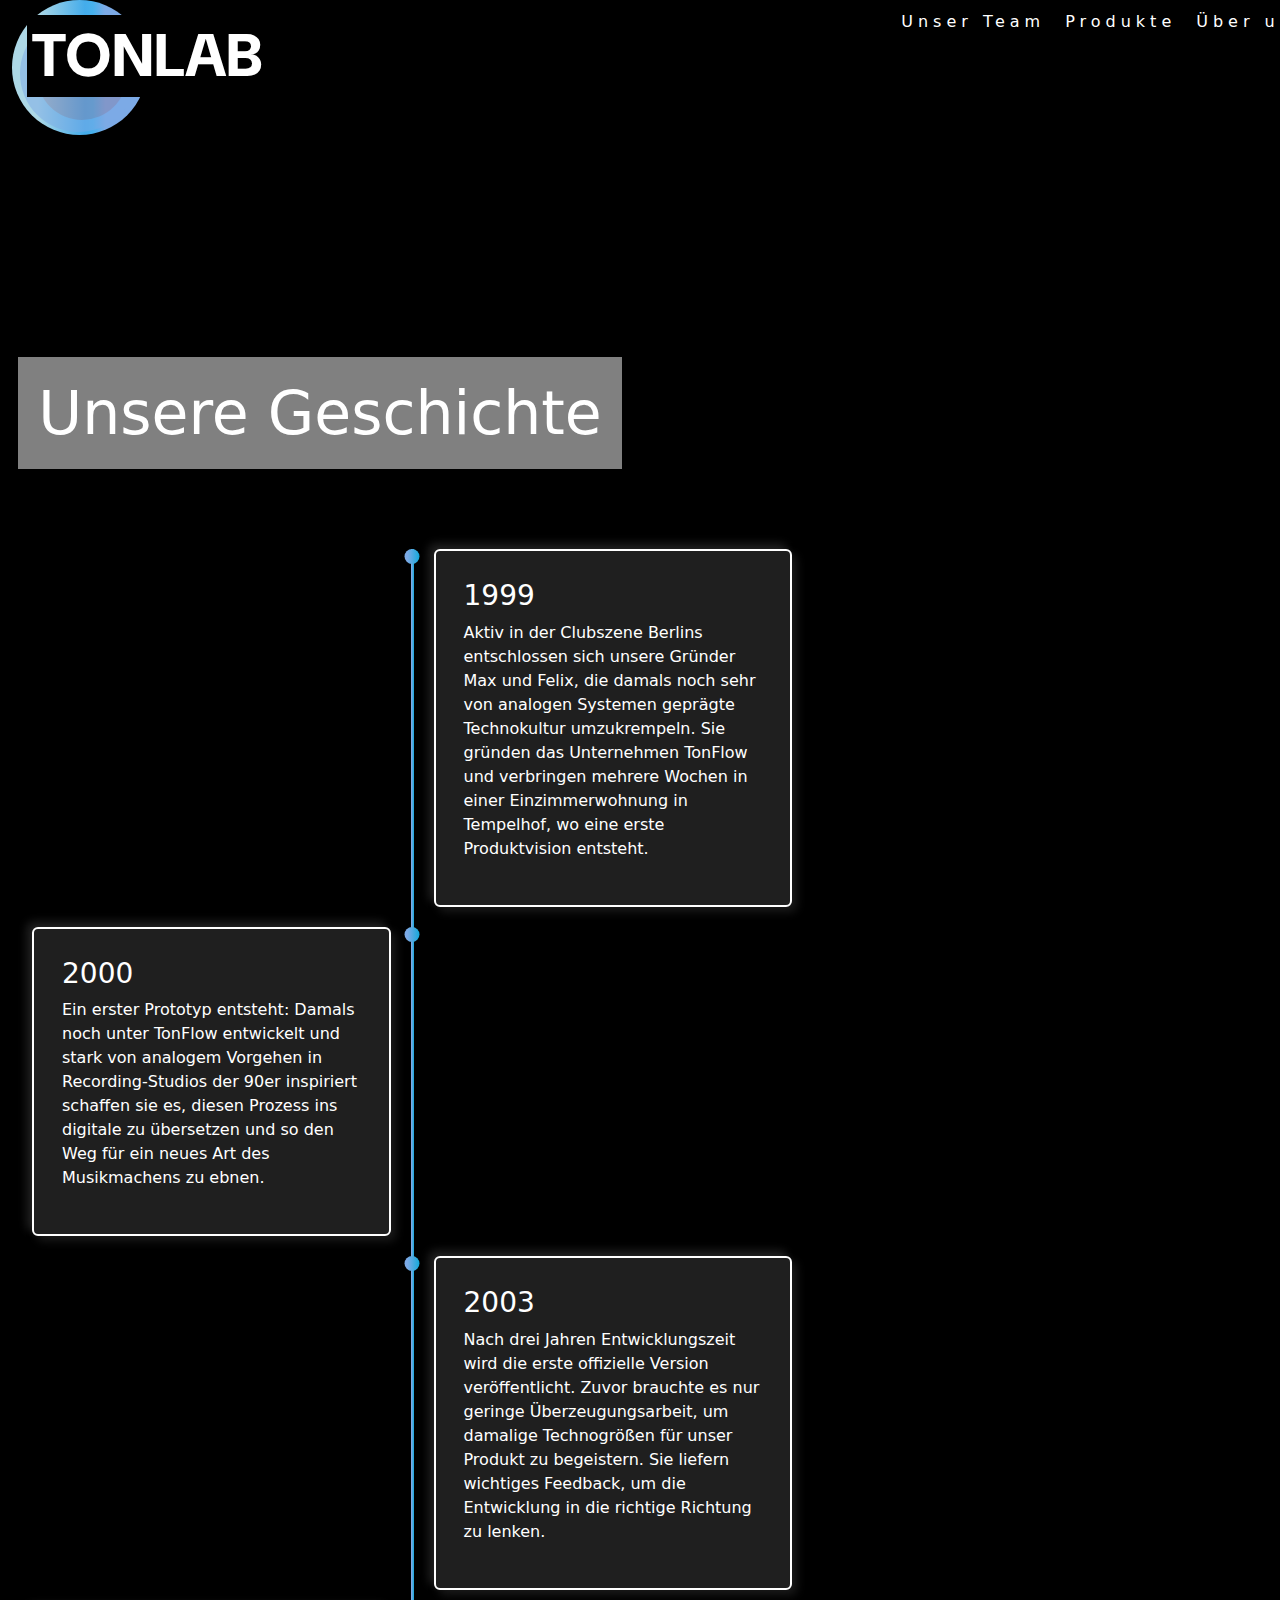
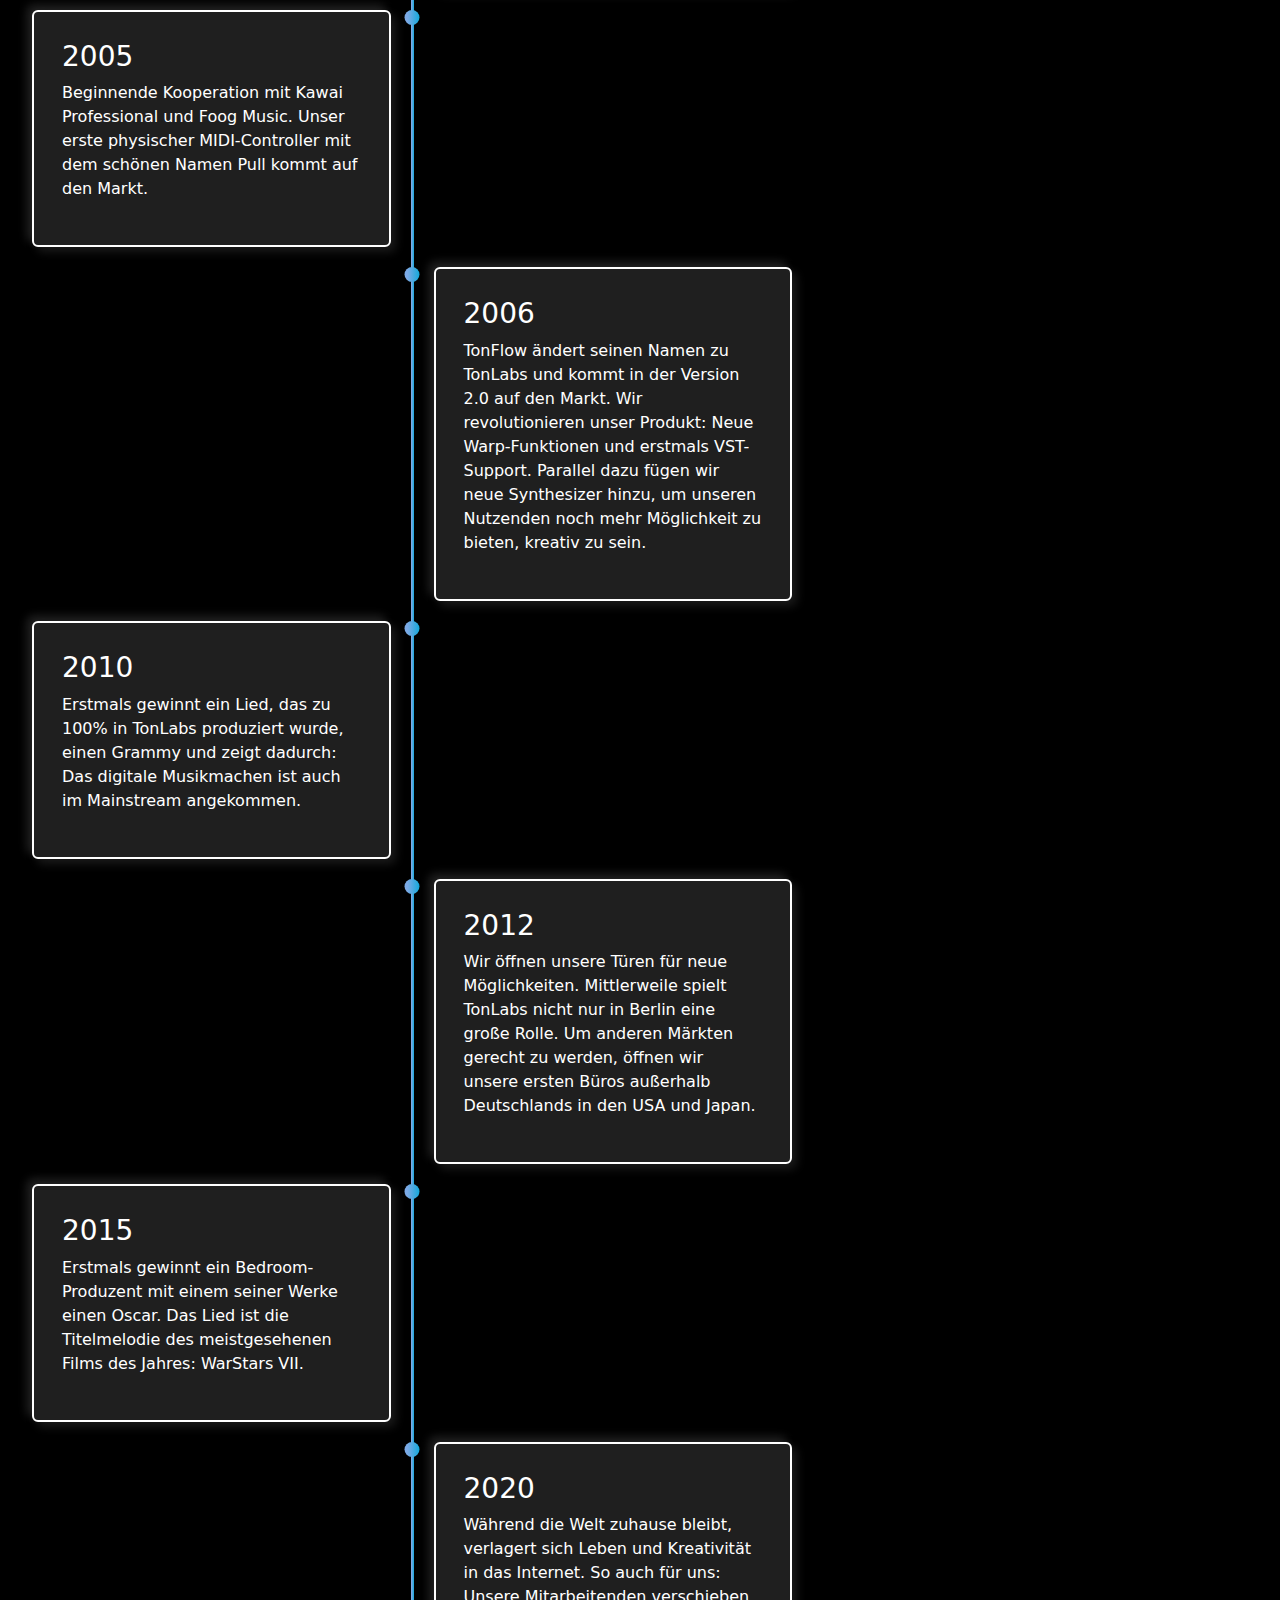
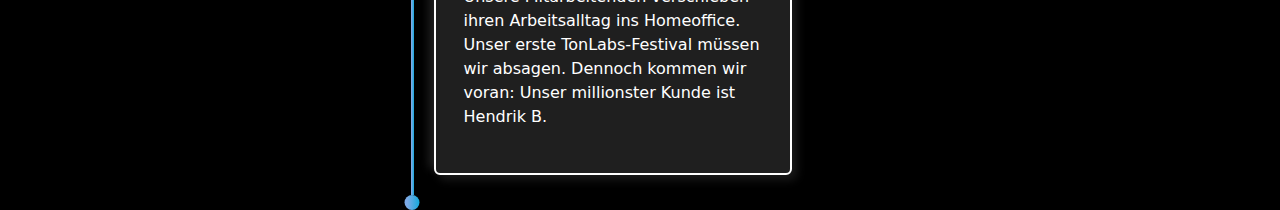
<file: geschichte.html>
<!DOCTYPE html>
<html lang="en">
<head>
    <meta charset="UTF-8">
    <meta name="viewport" content="width=device-width, initial-scale=1.0">
    <link rel="stylesheet" href="css/style.css">
    <link rel="stylesheet" href="css/style2.css">
    <link href="https://cdn.jsdelivr.net/npm/bootstrap@5.3.3/dist/css/bootstrap.min.css" rel="stylesheet" integrity="sha384-QWTKZyjpPEjISv5WaRU9OFeRpok6YctnYmDr5pNlyT2bRjXh0JMhjY6hW+ALEwIH" crossorigin="anonymous">
    <link rel="preconnect" href="https://fonts.googleapis.com">
    <link rel="preconnect" href="https://fonts.gstatic.com" crossorigin>
    <link href="https://fonts.googleapis.com/css2?family=DM+Sans:ital,opsz,wght@0,9..40,100..1000;1,9..40,100..1000&display=swap" rel="stylesheet">
    <title>Unsere Geschichte</title>
</head>
<body>
    <div class="container-fluid">
        <div class="row">
            <div class="col-12" id="header-container">
                <div class="nav-div">
                    <div class="logo1">
                        <div class="logo2">
                            <div class="logo3">
                            </div>
                        </div>
                    </div>
                </div>
                <h1 class="tonlab" id="tonlab1" role="button">TONLAB</h1>
                <script>
                    document.getElementById('tonlab1').addEventListener('click', function () {
                        window.location.href = 'index.html';
                    });
                </script>
                <div class="img-container">
                    <nav class="navbar navbar-expand-lg navbar-light" id="nav1">
                        <button class="navbar-toggler" type="button" data-toggle="collapse" data-target="#navbarSupportedContent" aria-controls="navbarSupportedContent" aria-expanded="false" aria-label="Toggle navigation">
                            <span class="navbar-toggler-icon"></span>
                        </button>
                        <div class="collapse navbar-collapse" id="navbarSupportedContent">
                            <ul class="navbar-nav mr-auto">
                                <li class="nav-item active" style="background-color: transparent;">
                                    <a class="nav-link" href="team.html">Unser Team</a>
                                </li>
                                <li class="nav-item">
                                    <a class="nav-link" href="produkte.html">Produkte</a>
                                </li>
                                <li class="nav-item">
                                    <a class="nav-link" href="ueberuns.html">Über uns</a>
                                </li>
                            </ul>
                        </div>
                    </nav>
                </div>
            </div>
        </div>
        <div class="row">
            <div class="col-md-6" style="border: 2px solid black;">
                <div class="intro-div">
                    <h1 class="head1">Unsere Geschichte </h1>
                </div>
            </div>
            <div class="col-md-6">
            </div>
        </div>
        <section class="design-section">
            <div class="timeline">
                <div class="timeline-empty"></div>
                <div class="timeline-middle">
                    <div class="timeline-circle"></div>
                </div>
                <div class="timeline-component timeline-content">
                    <h3>1999</h3>
                    <p>Aktiv in der Clubszene Berlins entschlossen sich unsere Gründer Max und Felix, die damals noch sehr von analogen Systemen geprägte Technokultur umzukrempeln. Sie gründen das Unternehmen TonFlow und verbringen mehrere Wochen in einer Einzimmerwohnung in Tempelhof, wo eine erste Produktvision entsteht.</p>
                    <div class="additional-content">
                       
                        <img src="geschichte/kipras-streimikis-U2fPDs0_2iI-unsplash.jpg" alt="HTML Image">
                    </div>
                </div>
                <div class="timeline-component timeline-content">
                    <h3>2000</h3>
                    <p>Ein erster Prototyp entsteht: Damals noch unter TonFlow entwickelt und stark von analogem Vorgehen in Recording-Studios der 90er inspiriert schaffen sie es, diesen Prozess ins digitale zu übersetzen und so den Weg für ein neues Art des Musikmachens zu ebnen. </p>
                    <div class="additional-content">
                        
                        <img src="geschichte/amin-asbaghipour-wLJqFMTQfa0-unsplash.jpg" alt="">
                    </div>
                </div>
                <div class="timeline-middle">
                    <div class="timeline-circle"></div>
                </div>
                <div class="timeline-empty"></div>
                <div class="timeline-empty"></div>
                <div class="timeline-middle">
                    <div class="timeline-circle"></div>
                </div>
                <div class="timeline-component timeline-content">
                    <h3>2003</h3>
                    <p>Nach drei Jahren Entwicklungszeit wird die erste offizielle Version veröffentlicht. Zuvor brauchte es nur geringe Überzeugungsarbeit, um damalige Technogrößen für unser Produkt zu begeistern. Sie liefern wichtiges Feedback, um die Entwicklung in die richtige Richtung zu lenken.</p>
                    <div class="additional-content">
                       
                        <img src="geschichte/caught-in-joy-blzNr-loZcM-unsplash.jpg" alt="">
                    </div>
                </div>
                <div class="timeline-component timeline-content">
                    <h3>2005</h3>
                    <p>Beginnende Kooperation mit Kawai Professional und Foog Music. Unser erste physischer MIDI-Controller mit dem schönen Namen Pull kommt auf den Markt.</p>
                    <div class="additional-content">
                       
                        <img src="geschichte/Screenshot 2024-07-14 165521.png" alt="">
                    </div>
                </div>
                <div class="timeline-middle">
                    <div class="timeline-circle"></div>
                </div>
                <div class="timeline-empty"></div>
                <div class="timeline-empty"></div>
                <div class="timeline-middle">
                    <div class="timeline-circle"></div>
                </div>
                <div class="timeline-component timeline-content">
                    <h3>2006</h3>
                    <p>TonFlow ändert seinen Namen zu TonLabs und kommt in der Version 2.0 auf den Markt. Wir revolutionieren unser Produkt: Neue Warp-Funktionen und erstmals VST-Support. Parallel dazu fügen wir neue Synthesizer hinzu, um unseren Nutzenden noch mehr Möglichkeit zu bieten, kreativ zu sein.</p>
                    <div class="additional-content">
                       
                        <img src="geschichte/techivation-QkYp37lEc-o-unsplash.jpg" alt="">
                    </div>
                </div>
                <div class="timeline-component timeline-content">
                    <h3>2010</h3>
                    <p>Erstmals gewinnt ein Lied, das zu 100% in TonLabs produziert wurde, einen Grammy und zeigt dadurch: Das digitale Musikmachen ist auch im Mainstream angekommen.</p>
                    <div class="additional-content">
                        
                        <img src="geschichte/de-von-wellesley-bHhwiNSfSQw-unsplash.jpg" alt="">
                    </div>
                </div>
                <div class="timeline-middle">
                    <div class="timeline-circle"></div>
                </div>
                <div class="timeline-empty"></div>
                <div class="timeline-empty"></div>
                <div class="timeline-middle">
                    <div class="timeline-circle"></div>
                </div>
                <div class="timeline-component timeline-content">
                    <h3>2012</h3>
                    <p>Wir öffnen unsere Türen für neue Möglichkeiten. Mittlerweile spielt TonLabs nicht nur in Berlin eine große Rolle. Um anderen Märkten gerecht zu werden, öffnen wir unsere ersten Büros außerhalb Deutschlands in den USA und Japan.</p>
                    <div class="additional-content">
                      
                        <img src="geschichte/babak-habibi-hZyN1JsDOLk-unsplash.jpg" alt="">
                    </div>
                </div>
                <div class="timeline-component timeline-content">
                    <h3>2015</h3>
                    <p>Erstmals gewinnt ein Bedroom-Produzent mit einem seiner Werke einen Oscar. Das Lied ist die Titelmelodie des meistgesehenen Films des Jahres: WarStars VII.</p>
                    <div class="additional-content">
                    
                        <img src="geschichte/cade-roberts-EpIUbeFrqwQ-unsplash.jpg" alt="">
                    </div>
                </div>
                <div class="timeline-middle">
                    <div class="timeline-circle"></div>
                </div>
                <div class="timeline-empty"></div>
                <div class="timeline-empty"></div>
                <div class="timeline-middle">
                    <div class="timeline-circle"></div>
                </div>
                <div class="timeline-component timeline-content">
                    <h3>2020</h3>
                    <p>Während die Welt zuhause bleibt, verlagert sich Leben und Kreativität in das Internet. So auch für uns: Unsere Mitarbeitenden verschieben ihren Arbeitsalltag ins Homeoffice. Unser erste TonLabs-Festival müssen wir absagen. Dennoch kommen wir voran: Unser millionster Kunde ist Hendrik B.</p>
                    <div class="additional-content">
                    
                        <img src="geschichte/Screenshot 2024-07-14 170505.png" alt="">
                    </div>
                </div>

                <div class="timeline-empty"></div>
               
                <div class="timeline-middle">
                    <div class="timeline-circle"></div>
                </div>
            </div>
        </section>
    </div>
    <script src="https://cdn.jsdelivr.net/npm/bootstrap@5.3.3/dist/js/bootstrap.bundle.min.js" integrity="sha384-YvpcrYf0tY3lHB60NNkmXc5s9fDVZLESaAA55NDzOxhy9GkcIdslK1eN7N6jIeHz" crossorigin="anonymous"></script>
</body>
</html>
</file>
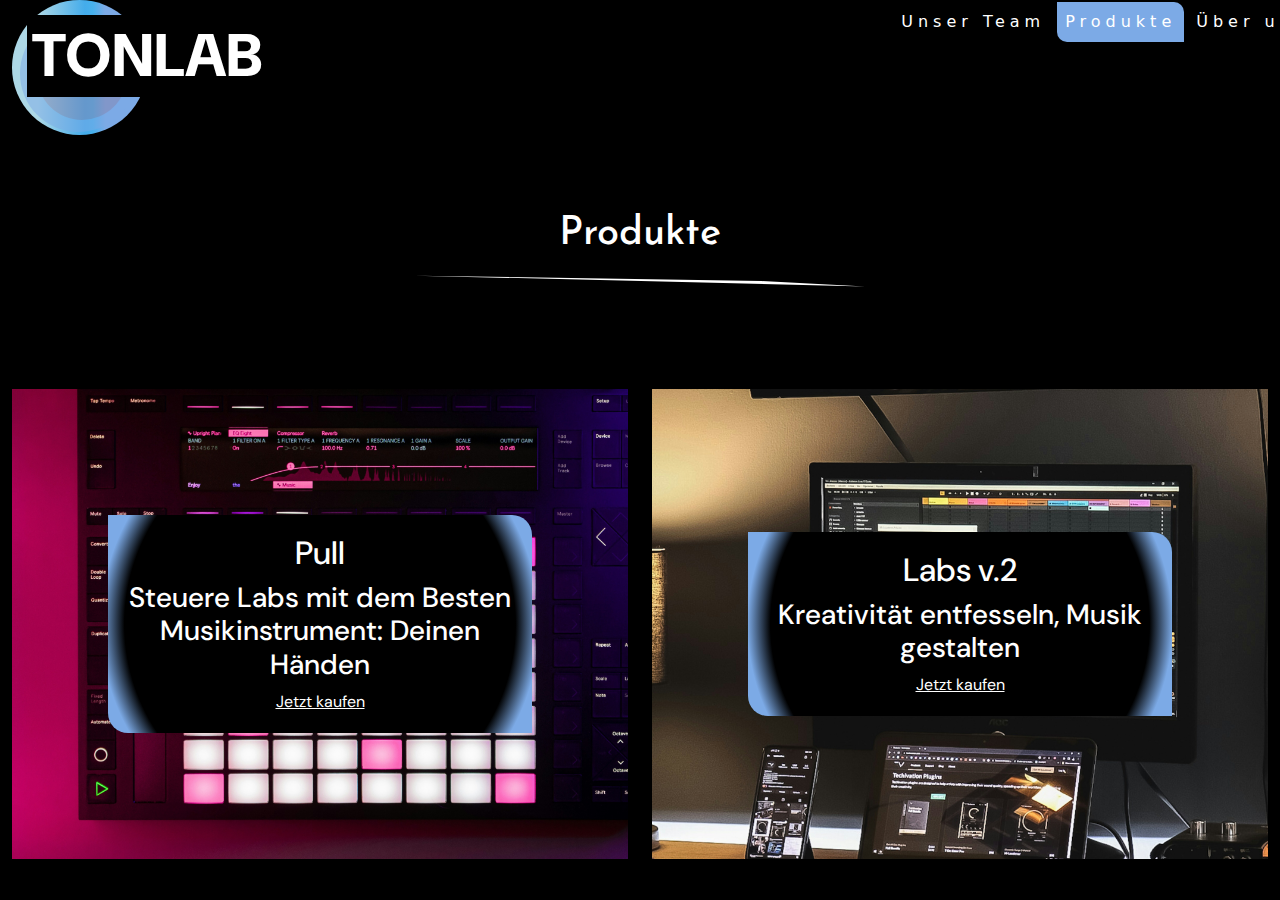
<file: produkte.html>
<!DOCTYPE html>
<html lang="en">
<head>
   <meta charset="UTF-8">
   <meta name="viewport" content="width=device-width, initial-scale=1.0">
   <link rel="stylesheet" href="css/style.css">
   <link rel="stylesheet" href="css/style3.css">
  
   <link href="https://cdn.jsdelivr.net/npm/bootstrap@5.3.3/dist/css/bootstrap.min.css" rel="stylesheet"
      integrity="sha384-QWTKZyjpPEjISv5WaRU9OFeRpok6YctnYmDr5pNlyT2bRjXh0JMhjY6hW+ALEwIH" crossorigin="anonymous">
   <link rel="preconnect" href="https://fonts.googleapis.com">
   <link rel="preconnect" href="https://fonts.gstatic.com" crossorigin>
   <link
      href="https://fonts.googleapis.com/css2?family=DM+Sans:wght@100..1000&family=Josefin+Sans:wght@100..700&display=swap"
      rel="stylesheet">
   <title>Produkte</title>
</head>
<body>
   <div class="container-fluid">
      <div class="row">
         <div class="col-12" id="header-container">
            <div class="nav-div">
               <div class="logo1">
                  <div class="logo2">
                     <div class="logo3"></div>
                  </div>
               </div>
            </div>
            <h1 class="tonlab" id="tonlab1" role="button">TONLAB</h1>
            <script>
               document.getElementById('tonlab1').addEventListener('click', function () {
                  window.location.href = 'index.html';
               });
            </script>
            <div class="img-container">
               <nav class="navbar navbar-expand-lg navbar-light" id="nav1">
                        <button class="navbar-toggler" type="button" data-toggle="collapse" data-target="#navbarSupportedContent"
                            aria-controls="navbarSupportedContent" aria-expanded="false" aria-label="Toggle navigation">
                            <span class="navbar-toggler-icon"></span>
                        </button>
                        <div class="collapse navbar-collapse" id="navbarSupportedContent">
                            <ul class="navbar-nav mr-auto">
                                <li class="nav-item active" style="background-color: transparent;">
                                    <a class="nav-link" href="team.html">Unser Team</a>
                                </li>
                                <li class="nav-item">
                                    <a class="nav-link" href="produkte.html"style="background-color: #7caae6; border-bottom-left-radius: 10px;border-top-right-radius: 10px;">Produkte</a>
                                </li>
                                <li class="nav-item">
                                    <a class="nav-link" href="ueberuns.html">Über uns</a>
                                </li>
                            </ul>
                        </div>
                    </nav>
            </div>
         </div>
      </div>
      <div class="row">
         <div class="col-12" id="ut_head">
            <h1>Produkte</h1>
            <div class="path_div"></div>
         </div>
      </div>
     

<div class="row">



   
<div class="col-md-6" id="prod">
 
<div class="prod-div">
 <h2>Pull</h2>
 <h3>Steuere Labs mit dem Besten Musikinstrument: Deinen Händen</h3>
 <a href="#">Jetzt kaufen</a>
</div>

<img src="produkte/alexander-oyBnrkb35OI-unsplash (1).jpg" class="img-fluid" alt="">

</div>

<div class="col-md-6" id="prod">
   <div class="prod-div">
      <h2>Labs v.2</h2>
      <h3>Kreativität entfesseln, Musik gestalten</h3> 
      <a href="#">Jetzt kaufen</a>
     </div> 
 <img src="produkte/techivation-a8QFpNkJojI-unsplash (1).jpg" class="img-fluid" alt="">
</div>


</div>






   </div>
   <script src="https://cdn.jsdelivr.net/npm/bootstrap@5.3.3/dist/js/bootstrap.bundle.min.js"
      integrity="sha384-YvpcrYf0tY3lHB60NNkmXc5s9fDVZLESaAA55NDzOxhy9GkcIdslK1eN7N6jIeHz"
      crossorigin="anonymous"></script>
</body>
</html>
</file>
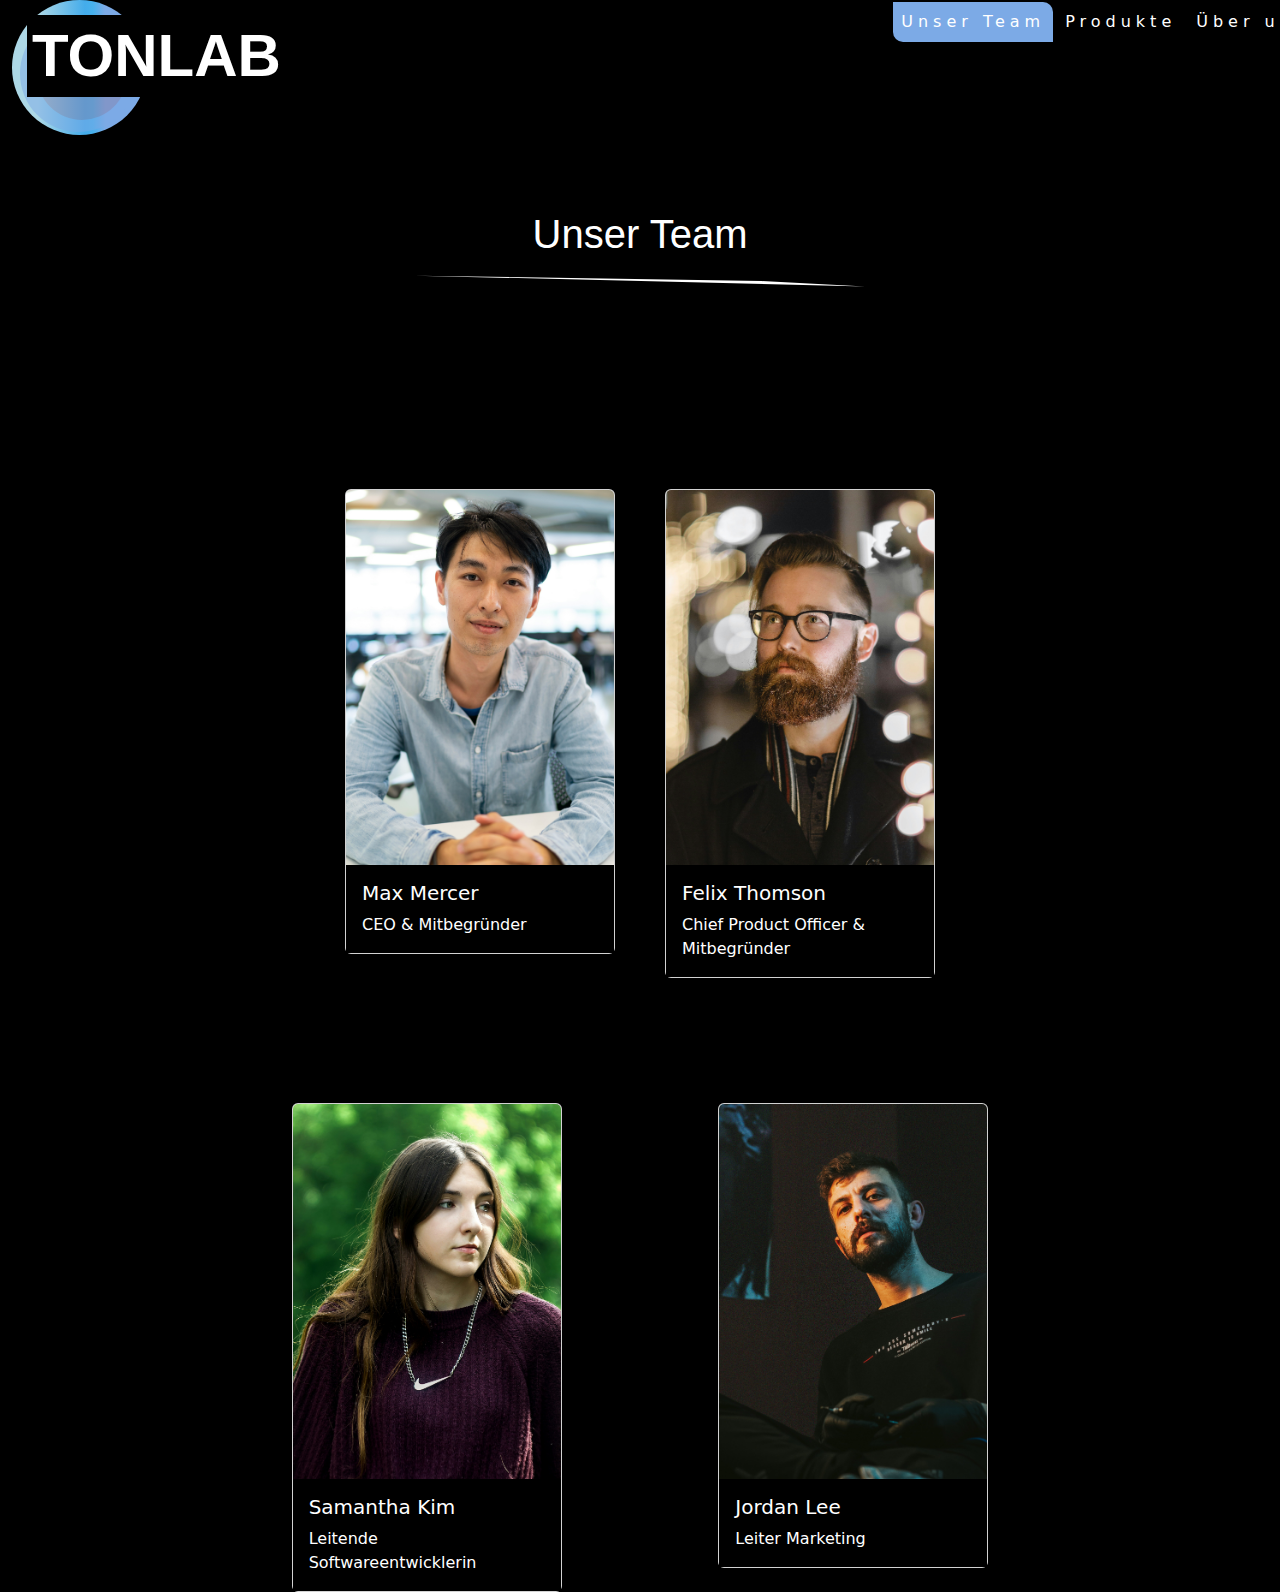
<file: team.html>
<!DOCTYPE html>
<html lang="en">
<head>
    <meta charset="UTF-8">
    <meta name="viewport" content="width=device-width, initial-scale=1.0">
    <link rel="stylesheet" href="css/style.css">
    <link rel="stylesheet" href="css/style3.css">
   
    <link href="https://cdn.jsdelivr.net/npm/bootstrap@5.3.3/dist/css/bootstrap.min.css" rel="stylesheet"
        integrity="sha384-QWTKZyjpPEjISv5WaRU9OFeRpok6YctnYmDr5pNlyT2bRjXh0JMhjY6hW+ALEwIH" crossorigin="anonymous">
    <title>Unser Team</title>
</head>
<body>
    <div class="container-fluid">
        <div class="row">
            <div class="col-12" id="header-container">
                <div class="nav-div">
                    <div class="logo1">
                        <div class="logo2">
                            <div class="logo3"></div>
                        </div>
                    </div>
                </div>
                <h1 class="tonlab" id="tonlab1" role="button">TONLAB</h1>
                <script>
                    document.getElementById('tonlab1').addEventListener('click', function () {
                        window.location.href = 'index.html';
                    });
                </script>
                <div class="img-container">
                    <nav class="navbar navbar-expand-lg navbar-light" id="nav1">
                        <button class="navbar-toggler" type="button" data-toggle="collapse" data-target="#navbarSupportedContent"
                            aria-controls="navbarSupportedContent" aria-expanded="false" aria-label="Toggle navigation">
                            <span class="navbar-toggler-icon"></span>
                        </button>
                        <div class="collapse navbar-collapse" id="navbarSupportedContent">
                            <ul class="navbar-nav mr-auto">
                                <li class="nav-item active" style="background-color: transparent;">
                                    <a class="nav-link" href="team.html"
                                        style="background-color: #7caae6; border-bottom-left-radius: 10px;border-top-right-radius: 10px;">Unser Team</a>
                                </li>
                                <li class="nav-item">
                                    <a class="nav-link" href="produkte.html">Produkte</a>
                                </li>
                                <li class="nav-item">
                                    <a class="nav-link" href="ueberuns.html">Über uns</a>
                                </li>
                            </ul>
                        </div>
                    </nav>
                </div>
            </div>
        </div>

        <div class="row">
            <div class="col-12" id="ut_head">
                <h1>Unser Team</h1>
                <div class="path_div"></div>
            </div>
        </div>

        <div class="row">
            <div class="col-12 col-md-3"></div>
            <div class="col-12 col-md-3">
                <div class="card">
                    <img class="card-img-top" src="team/juan-encalada-WC7KIHo13Fc-unsplash (1).jpg" alt="Card image cap">
                    <div class="card-body">
                        <h5 class="card-title">Max Mercer</h5>
                        <p class="card-text">CEO & Mitbegründer</p>
                    </div>
                </div>
            </div>
            <div class="col-12 col-md-3">
                <div class="card">
                    <img class="card-img-top" src="team/caleb-lucas-6rRuAqtWt60-unsplash (1).jpg" alt="Card image cap">
                    <div class="card-body">
                        <h5 class="card-title">Felix Thomson</h5>
                        <p class="card-text">Chief Product Officer & Mitbegründer</p>
                    </div>
                </div>
            </div>
            <div class="col-12 col-md-3"></div>
        </div>

        <div class="row">
            <div class="col-12 col-md-2"></div>
            <div class="col-12 col-md-4">
                <div class="card">
                    <img class="card-img-top" src="team/abbat-SxTehNBgJ3o-unsplash (1).jpg" alt="Card image cap">
                    <div class="card-body">
                        <h5 class="card-title">Samantha Kim</h5>
                        <p class="card-text">Leitende Softwareentwicklerin</p>
                    </div>
                </div>
            </div>
            <div class="col-12 col-md-4">
                <div class="card">
                    <img class="card-img-top" src="team/batuhan-dogan-F0wGVON9YrY-unsplash (1) (1).jpg" alt="Card image cap">
                    <div class="card-body">
                        <h5 class="card-title">Jordan Lee</h5>
                        <p class="card-text">Leiter Marketing</p>
                    </div>
                </div>
            </div>
            <div class="col-12 col-md-2"></div>
        </div>
    </div>
    <script src="https://cdn.jsdelivr.net/npm/bootstrap@5.3.3/dist/js/bootstrap.bundle.min.js"
        integrity="sha384-YvpcrYf0tY3lHB60NNkmXc5s9fDVZLESaAA55NDzOxhy9GkcIdslK1eN7N6jIeHz" crossorigin="anonymous"></script>
</body>
</html>
</file>
<file: css/style.css>
html,
body {
  margin: 0;
  padding: 0;
  height: 100%;
}

.container-fluid {
  position: relative;
  z-index: 1;
  height: 100%;
}

.video-container {
  position: fixed;
  top: 0;
  left: 0;
  width: 100%;
  height: 100%;
  overflow: hidden;
  z-index: -1;
}

#background-video {
  position: absolute;
  top: 50%;
  left: 50%;
  width: 100%;
  height: 100%;
  transform: translate(-50%, -50%);
  object-fit: cover;
}

.logo1 {
  position: relative;
  height: 15vh;
  width: 15vh;
  background: rgb(173, 216, 230);
  background: linear-gradient(
    90deg,
    rgba(173, 216, 230, 1) 19%,
    rgba(68, 172, 235, 1) 54%,
    rgba(71, 177, 237, 1) 60%,
    rgba(124, 170, 230, 1) 69%
  );
  border-radius: 50%;
  display: flex;
  justify-content: center;
}

.logo2 {
  height: 13vh;
  width: 13vh;
  border-radius: 50%;
  background-color: #7caae6;
  opacity: 50%;
  position: absolute;
  top: 15px;
  right: 10px;
}

.logo3 {
  height: 10vh;
  width: 10vh;
  border-radius: 50%;
  background-color: #a03333;
  opacity: 30%;
  position: absolute;
  top: 15px;
  right: 10px;
}

.tonlab {
  position: absolute;
  top: 0px;
  width: auto;
  margin: 15px;
  padding: 5px;
  color: white;
  font-family: "DM Sans", sans-serif;
  font-weight: 900;
  font-size: 60px;
  background-color: black;
  -webkit-animation: tracking-in-expand 1s cubic-bezier(0.25, 0.46, 0.45, 0.94)
    both;
  animation: tracking-in-expand 1s cubic-bezier(0.25, 0.46, 0.45, 0.94) both;
}

.tonlab:hover {
  background-color: rgb(0, 0, 0);
  border-radius: 10px;
  color: rgb(173, 216, 230);
  cursor: pointer;
}

.img-fluid {
  width: 80vh;
}

.img-container {
  display: inline-block;
  width: auto;
  height: 50px;
  position: relative;
  top: -15vh;
  left: 70%;
}

#header-style {
  display: block;
  width: 100%; 
}

.button-56 {
  font-family: "DM Sans", sans-serif;
  cursor: pointer;
  font-size: 20px;
  padding-left: 20px;
  padding-right: 20px;
  padding-top: 5px;
  padding-bottom: 5px;
  background-color: white !important;
  border: 0px solid white !important;
  font-weight: 600;
}

.button-56:hover {
  outline: 0;
  border-bottom-left-radius: 15px;
  font-weight: 500;
}

#nav1 {
  margin-top: 0px;
  padding-top: 0px;
}

.nav-link {
  letter-spacing: 5px;
  margin: 2px;
  color: white !important;
  font-weight: 500 !important;
}

.nav-link:hover {
  color: white !important;
  background-color: #7caae6;
  border-bottom-left-radius: 10px;
  border-top-right-radius: 10px;
  transition: 0.3s;
}


.txt-div {
  width: auto;
  text-align: center;
}

.txt {
  color: rgb(0, 0, 0);
  font-family: "DM Sans", sans-serif;
  font-weight: 900;
  font-size: 60px;
  margin-top: 150px;
  -webkit-animation: tracking-in-expand 1s cubic-bezier(0.25, 0.46, 0.45, 0.94)
    both;
  animation: tracking-in-expand 1s cubic-bezier(0.25, 0.46, 0.45, 0.94) both;
}

.text > p {
  background: rgb(0, 0, 0);
  background: radial-gradient(
    circle,
    rgba(0, 0, 0, 1) 0%,
    rgba(26, 26, 26, 1) 17%,
    rgba(32, 32, 32, 1) 27%,
    rgba(74, 73, 73, 1) 60%,
    rgba(23, 23, 23, 1) 100%,
    rgba(28, 28, 28, 1) 100%,
    rgba(255, 255, 255, 1) 100%,
    rgba(124, 170, 230, 1) 100%
  );
  margin-top: 60px;
  padding: 80px;
}

#header-container,
.txt-div {
  position: relative;
  z-index: 1;
}

.txt-div {
  margin-top: 200px;
  text-align: center;
}

#cto-btn {
margin-top: 50px;
  height: 60px;
  width: 300px;
  background-color: #7caae6;
}

@-webkit-keyframes tracking-in-expand {
  0% {
    letter-spacing: -0.5em;
    opacity: 0;
  }
}
</file>
<file: css/style2.css>
.container-fluid {
  background-color: #000000;
 
}




html {
  scroll-behavior: smooth;
 background-color: black
}



.design {
display: flex;
align-items: center;
justify-content: center;

}

.design-section {

}


.timeline {
width: 80%;
height: auto;
max-width: 800px;
margin: 0 auto;
display: flex;
flex-direction: column;
margin-right: 1000px;

}
.timeline-content {
position: relative; 
padding: 20px;
background: #1f1f1f;
-webkit-box-shadow: 5px 5px 10px #1a1a1a, -5px -5px 10px #242424;
        box-shadow: 5px 5px 10px #1a1a1a, -5px -5px 10px #242424;
border-radius: 5px;
color: white;
padding: 1.75rem;

overflow-wrap: break-word !important;
margin: 1rem;
margin-bottom: 20px;
border-radius: 6px;


}

.timeline-component {
border: 2px solid white;

}

.timeline-content::before {
content: "";
position: absolute;
top: 0;
left: 0;
right: 0;
bottom: 0;
background-image: linear-gradient(45deg, #266880, #1C4E7B, #091970);
border-radius: 6px;
opacity: 0;
transition: opacity 0.4s ease;
z-index: 1; 

}

.timeline-content:hover::before {
opacity: 1;
}

.timeline-content h3, .timeline-content p {
position: relative;
z-index: 2; 
}

.additional-content {
display: none; 
position: relative;
z-index: 2;
margin-top: 20px;
}

.timeline-content img {
max-width: 100%; 
height: auto;
border-radius: 6px;


}

.timeline-content {
overflow: hidden; 
transition: transform 2s ease; 
}

.timeline-content:hover {
transform: scale(1.1); 
}

.timeline-content:hover .additional-content {
display: block; 
}




.timeline-component {
margin: 0px 20px 20px 20px;
}

@media screen and (min-width: 768px) {
.timeline {
  display: grid;
  grid-template-columns: 1fr 3px 1fr;
}
.timeline-middle {
  position: relative;
  background-image: linear-gradient(90deg,  #7caae6 19%, #14A9DB 100%);
  width: 3px;
  height: 100%;
}
.main-middle {
  opacity: 0;
}
.timeline-circle {
  position: absolute;
  top: 0;
  left: 50%;
  width: 15px;
  height: 15px;
  border-radius: 50%;
  box-shadow: 2px;
  background-image: linear-gradient(90deg, #7caae6 19%, #14A9DB 100%);
  -webkit-transform: translateX(-50%);
          transform: translateX(-50%);
}
}




.intro-div {
  height: 40vh;
position: relative;
display: flex;
justify-content: center;
align-items: center;
}

.head1 {
  background-color: grey;
  color: white;
  font-size: 60px;
 text-align: center;
position:relative;
top: 50px;
padding: 20px;








}
</file>
<file: css/style3.css>
.container-fluid {
  background-color: #000000;
}

html, body {
  background-color: black !important;
}

.row {
  margin: 25px;
}

#ut_head {
  margin-bottom: 70px;
}

#ut_head > h1 {
  font-family: "Josefin Sans", sans-serif;

  font-style: normal;

  color: white;
  text-align: center;

  margin-bottom: 0px;
  padding-bottom: 0px;
}

.path_div {
  clip-path: polygon(77% 64%, 0 49%, 100% 79%);
  background-color: white;
  width: 50vh;
  height: 4vh;

  margin: auto;
}

.card {
  border-top-right-radius: 80px;
  margin: auto;
  transition: 0.3s;
  width: 30vh !important;
  margin-top: 100px;
  
}

.card-body {
  background-color: black;
}

.card-body > h5,
p {
  color: rgb(255, 255, 255);
}

.card:hover {
  transform: scale(1.05);
}


#prod {
  color: white;
 
 position: relative;

  display: flex;
  justify-content: center;
  align-items: center;
 
}


#prod > img {
  display: block;
}


.prod-div {

margin-left: 12vh;
margin-right: 12vh;
padding: 3%;


  position: absolute;
  border-top-right-radius: 20px;
  border-bottom-left-radius: 20px;
  background: rgb(0,0,0);
  background: radial-gradient(circle, rgba(0,0,0,1) 82%, rgba(124,170,230,1) 92%);
}

.prod-div {
  text-align: center;
}

.prod-div > h2, .prod-div > h3, .prod-div > a {
  color: rgb(255, 255, 255);
  font-family: "DM Sans", sans-serif;

}

.prod-div > a {
  display: inline-block;
  
}

/*
@media (max-width: 600px) {
  .prod-div > h2
   {
    background-color: blue;
  }
.prod-div > h3
   {
    background-color: rgb(0, 255, 0);
  }
.prod-div > a
   {
    background-color: rgb(255, 145, 0);
  }
  
}
*/


#üu_txt {
  display: flex;
  align-items: center;
  justify-content: center;
  color: white;
  border-radius: 5px;

}

#üu_txt > p {
  padding: 5%;

  letter-spacing: 2px;
}

#car_div {
  position: relative;
  display: flex;
  align-items: center;
  justify-content: center;

}
</file>
